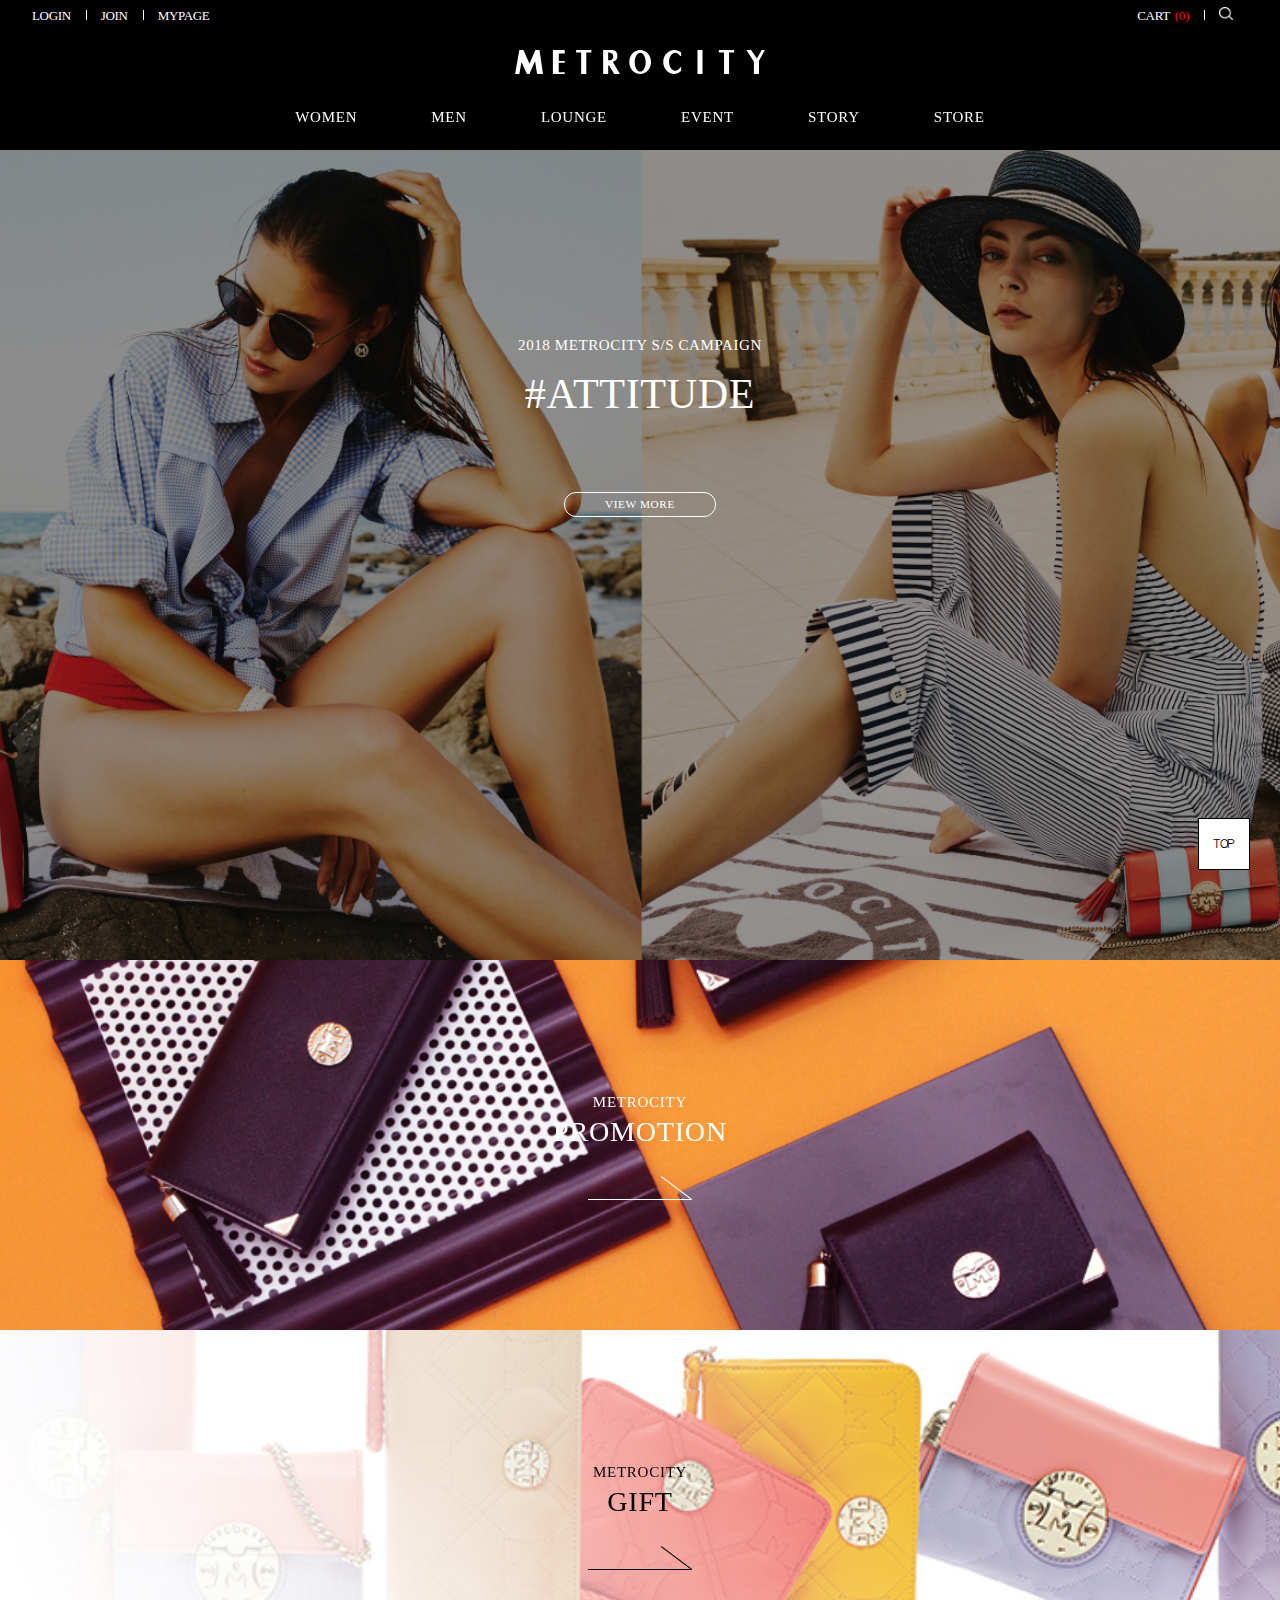
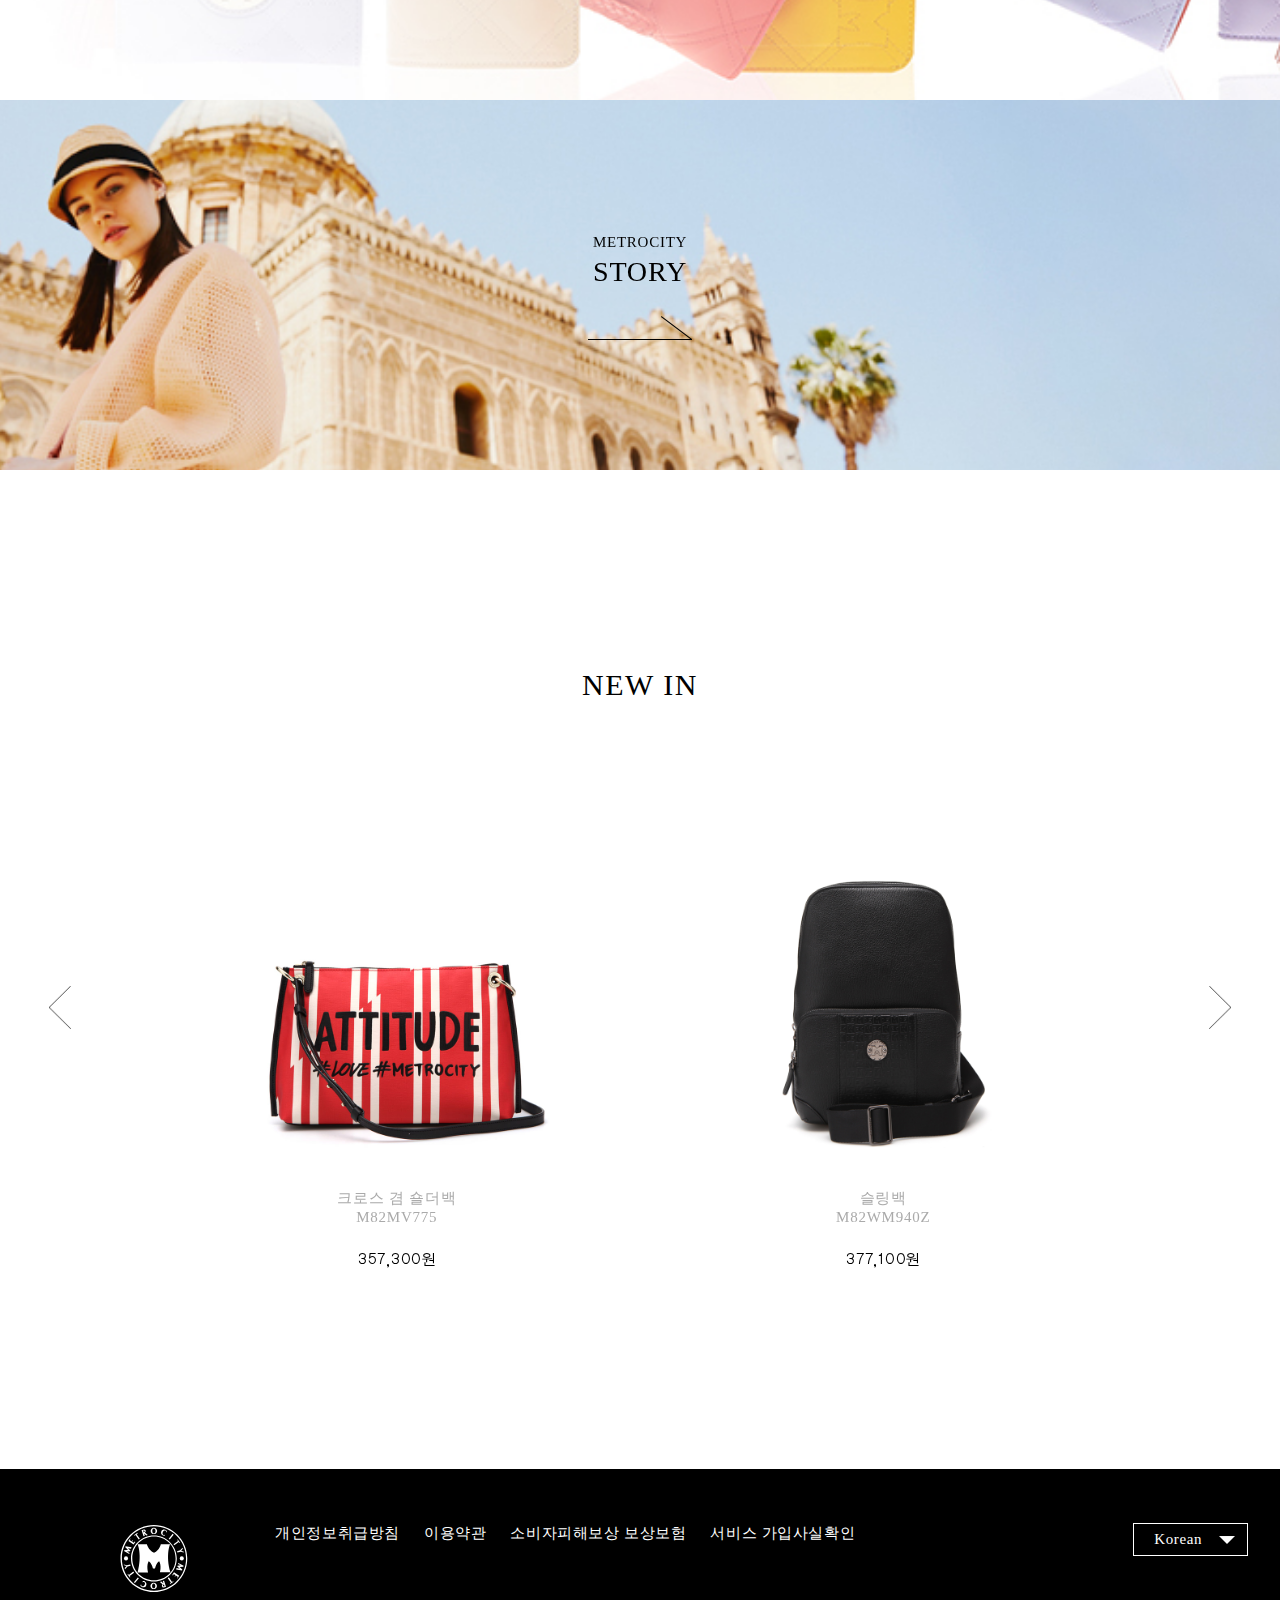
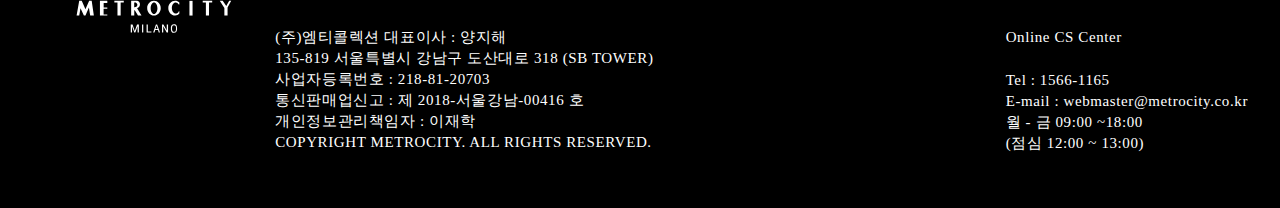
<file: index.html>
<!DOCTYPE html>
<html lang="ko">
    <head>
        <meta charset="utf-8">
        <title>METROCITY</title>
<!--css-->
        <link rel="stylesheet" type="text/css" href="styles/reset.css">
        <link rel="stylesheet" type="text/css" href="styles/index_style.css">
<!--js/jq-->
        <script src='js/jquery-3.3.1.min.js'></script>
        <!--parallax-->
        <script src='parallax_background/js/parallax-background.min.js'></script>
        <!--slider-->
        <!--https://www.jqueryscript.net/slider/Responsive-Multi-slide-Carousel-Plugin-jQuery-Multislider.html-->
        <script src="slider/js/multislider.js"></script>
        <script>
            $(function(){
/*contents1의 parallax*/
                $('.parallax1').parallaxBackground({
                    parallaxBgImage:'image/index/promotion_bg.jpg',
                    parallaxBgPosition:'center center',
                    parallaxBgRepeat:'no-repeat',
                    parallaxBgSize:'cover',
                    parallaxSpeed:0.7,
                    parallaxDirection:'up'
                });
                $('.parallax2').parallaxBackground({
                    parallaxBgImage:'image/index/gift_bg.jpg',
                    parallaxBgPosition:'center center',
                    parallaxBgRepeat:'no-repeat',
                    parallaxBgSize:'cover',
                    parallaxSpeed:0.4,
                    parallaxDirection:'right'
                });
                $('.parallax3').parallaxBackground({
                    parallaxBgImage:'image/index/story_bg.jpg',
                    parallaxBgPosition:'center center',
                    parallaxBgRepeat:'no-repeat',
                    parallaxBgSize:'cover',
                    parallaxSpeed:0.4,
                    parallaxDirection:'left'
                });
/*contents2의 slider*/
                $('.exampleSlider').multislider();
            }); //ready end
        </script>
    </head>
    <body>
        <a href="#" id="top">TOP</a>
        <div id="wrap">
<!--header-->
            <div id="header_bg">
                <header> <!--1400px-->
                    <div id="h_top">
                        <ul id="h_top_left">
                            <li><a href="#">LOGIN</a><b></b></li>
                            <li><a href="#">JOIN</a><b></b></li>
                            <li><a href="#">MYPAGE</a></li>
                        </ul>
                        <ul id="h_top_right">
                            <li><a href="#">CART<em>(0)</em></a><b></b></li>
                            <li><a href="#"><img src="image/index/search_icon.png" alt="검색"></a></li>
                        </ul>
                    </div>
                    <div id="h_btm">
                        <!--로고-->
                        <h1><a href="#"><img src="image/index/h_logo.svg" alt="metrocity"></a></h1>
                        <!--메뉴바-->
                        <p><a href="#"><img src="image/index/menu_bar.png" alt="메뉴 더보기"></a></p>
                        <!--내비-->
                        <nav>
                            <ul>
                                <li><a href="#">WOMEN</a></li>
                                <li><a href="#">MEN</a></li>
                                <li><a href="#">LOUNGE</a></li>
                                <li><a href="#">EVENT</a></li>
                                <li><a href="#">STORY</a></li>
                                <li><a href="#">STORE</a></li>
                            </ul>
                        </nav>
                    </div>
                </header>
            </div>
            <div id="visual">
                <ul id="visual_txt">
                    <li>2018 METROCITY S/S CAMPAIGN</li>
                    <li><span>#ATTITUDE</span></li>
                    <li><a href="#">VIEW MORE</a></li>
                </ul>
            </div>
<!--section-->
<!----------contents1-->
            <div id="contents1"> <!--full screen-->
                <div id="c_left" class="parallax1">
                    <a href="#">
                        <p>METROCITY<br><em>PROMOTION</em></p>
                        <img src="image/index/viewmore_icon_white.png" alt="더보기">
                    </a>
                </div>
                <section>
                    <div id="s_top" class="parallax2">
                        <a href="#">
                            <p>METROCITY<br><em>GIFT</em></p>
                            <img src="image/index/viewmore_icon_black.png" alt="더보기">
                        </a>
                    </div>
                    <div id="s_btm" class="parallax3">
                        <a href="#">
                            <p>METROCITY<br><em>STORY</em></p>
                            <img src="image/index/viewmore_icon_black.png" alt="더보기">
                        </a>
                    </div>
                </section>
            </div>
<!----------contents2-->
            <!--new in-->
            <div id="contents2"> <!--1400px-->
                <h2>NEW IN</h2>
                <div id="example" class="exampleSlider">
                    <!--인디케이터-->
                    <div class="MS-controls">
                        <button class="MS-left"><i class="fa fa-chevron-left" aria-hidden="true"><img src="image/index/left_icon.png" alt="이전"></i></button>
                        <button class="MS-right"><i class="fa fa-chevron-right" aria-hidden="true"><img src="image/index/right_icon.png" alt="다음"></i></button>
                    </div>
                    <!--상품리스트-->
                    <ul id="new_list" class="MS-content">
                        <li class="item">
                            <a href="sub.html">
                                <img src="image/index/cross_shoulderbag_M82MV775R.jpg" alt="크로스 겸 숄더백">
                                <p><em>크로스 겸 숄더백<br>M82MV775</em></p>
                                <p>357,300원</p>
                            </a>
                        </li>
                        <li class="item">
                            <a href="sub.html">
                                <img src="image/index/slingbag_M82WM940Z.jpg" alt="슬링백">
                                <p><em>슬링백<br>M82WM940Z</em></p>
                                <p>377,100원</p>
                            </a>
                        </li>
                        <li class="item">
                            <a href="sub.html">
                                <img src="image/index/crossbag_M82WM941Z.jpg" alt="크로스백">
                                <p><em>크로스백<br>M82WM941Z</em></p>
                                <p>395,100원</p>
                            </a>
                        </li>
                        <li class="item">
                            <a href="sub.html">
                                <img src="image/index/crossbag_M81MQ236M.jpg" alt="크로스 겸 숄더백">
                                <p><em>크로스 겸 숄더백<br>M81MQ236M</em></p>
                                <p>395,100원</p>
                            </a>
                        </li>
                        <li class="item">
                            <a href="sub.html">
                                <img src="image/index/cross_dotted_M83MQ398N.jpg" alt="크로스 겸 도트백">
                                <p><em>크로스 겸 도트백<br>M83MQ398N</em></p>
                                <p>494,100원</p>
                            </a>
                        </li>
                    </ul>
                </div>
            </div>
<!--footer-->
            <div id="footer_bg">
                <footer>
                    <p><a href="#"><img src="image/index/f_logo.svg" alt="METROCITY MILANO"></a></p>
                    <div id="f_txt">
                        <div id="f_top">
                            <ul>
                                <li><a href="#">개인정보취급방침</a></li>
                                <li><a href="#">이용약관</a></li>
                                <li><a href="#">소비자피해보상 보상보험</a></li>
                                <li><a href="#">서비스 가입사실확인</a></li>
                            </ul>
                            <a href="#" id="f_lang">Korean</a>
                        </div>
                        <div id="f_btm">
                            <ul>
                                <li>(주)엠티콜렉션 대표이사 : 양지해</li>
                                <li>135-819 서울특별시 강남구 도산대로 318 (SB TOWER)</li>
                                <li>사업자등록번호 : 218-81-20703</li>
                                <li>통신판매업신고 : 제 2018-서울강남-00416 호</li>
                                <li>개인정보관리책임자 : 이재학</li>
                                <li>COPYRIGHT METROCITY. ALL RIGHTS RESERVED.</li>
                            </ul>
                            <dl>
                                <dt>Online CS Center</dt>
                                <dd><address>Tel : 1566-1165</address></dd>
                                <dd>E-mail : webmaster@metrocity.co.kr</dd>
                                <dd>월 - 금 09:00 ~18:00</dd>
                                <dd>(점심 12:00 ~ 13:00)</dd>
                            </dl>
                        </div>
                    </div>
                </footer>
            </div>
        </div>
    </body>
</html>
</file>
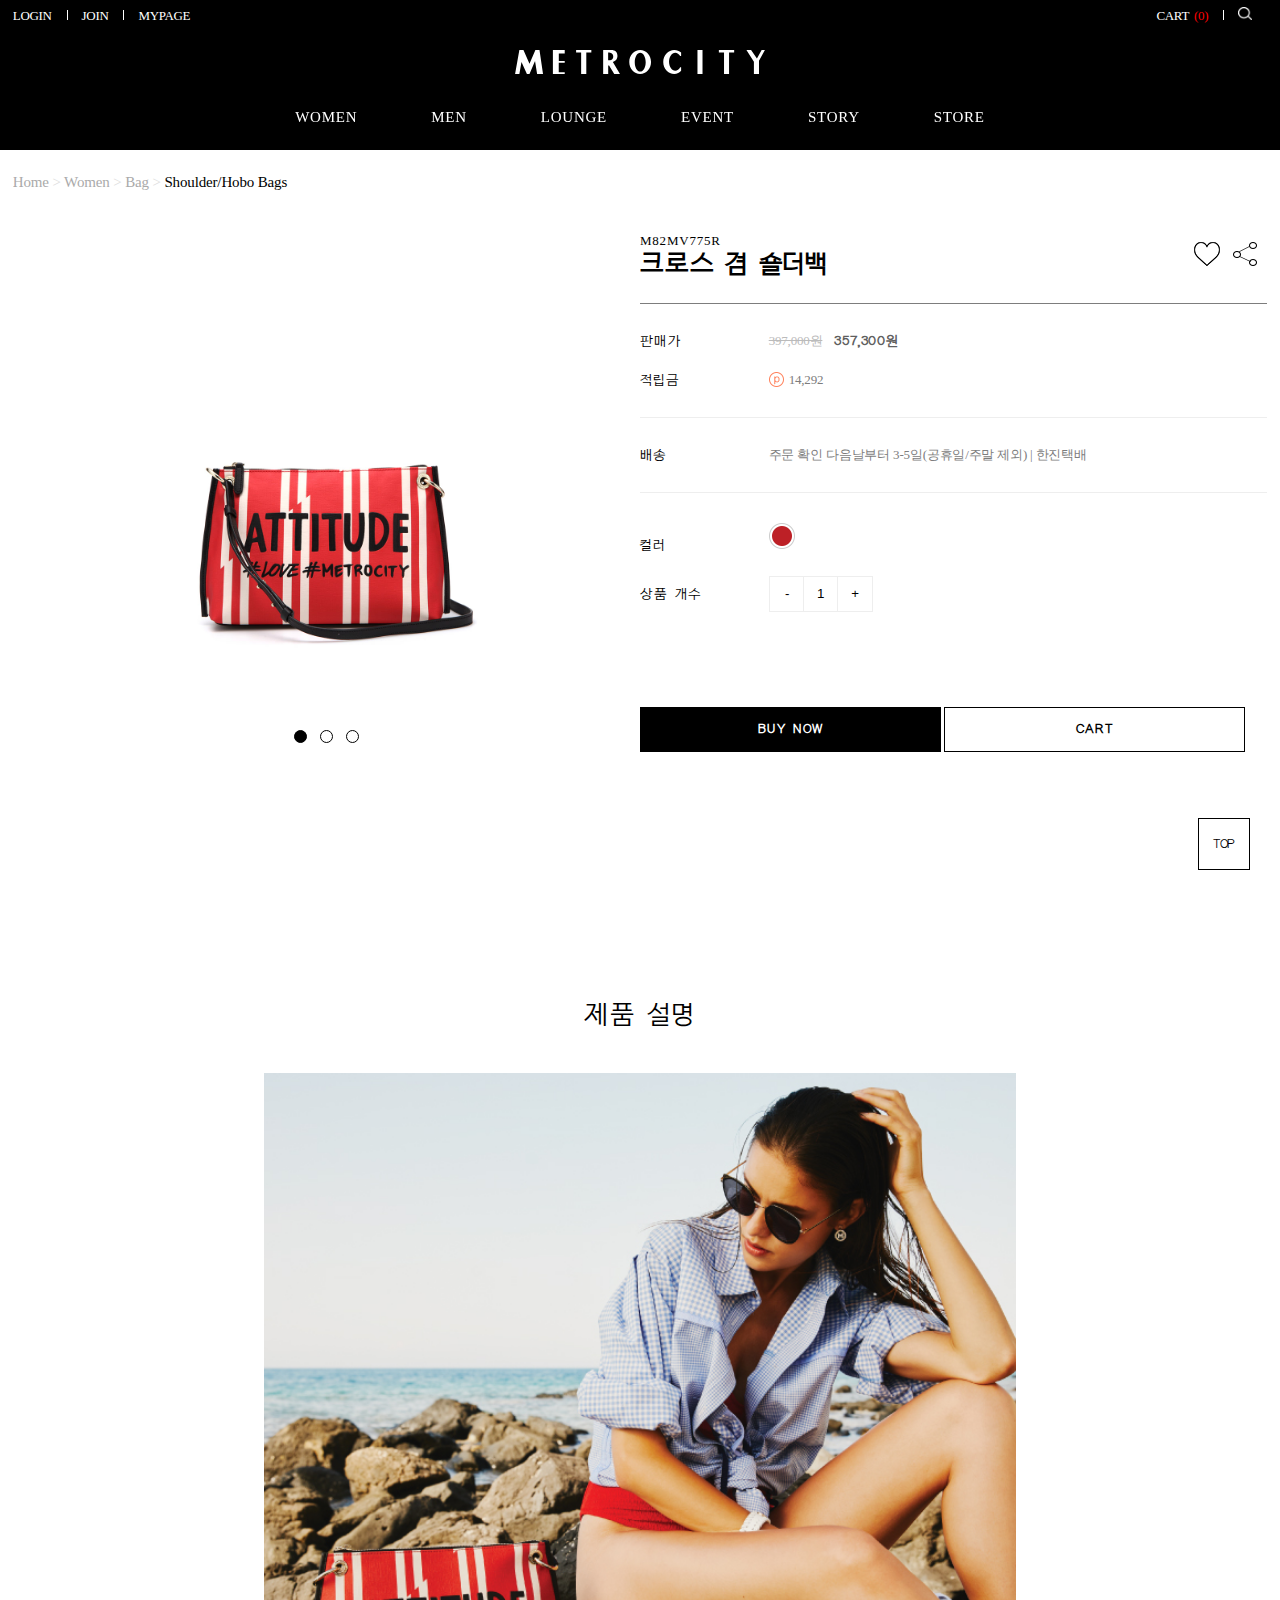
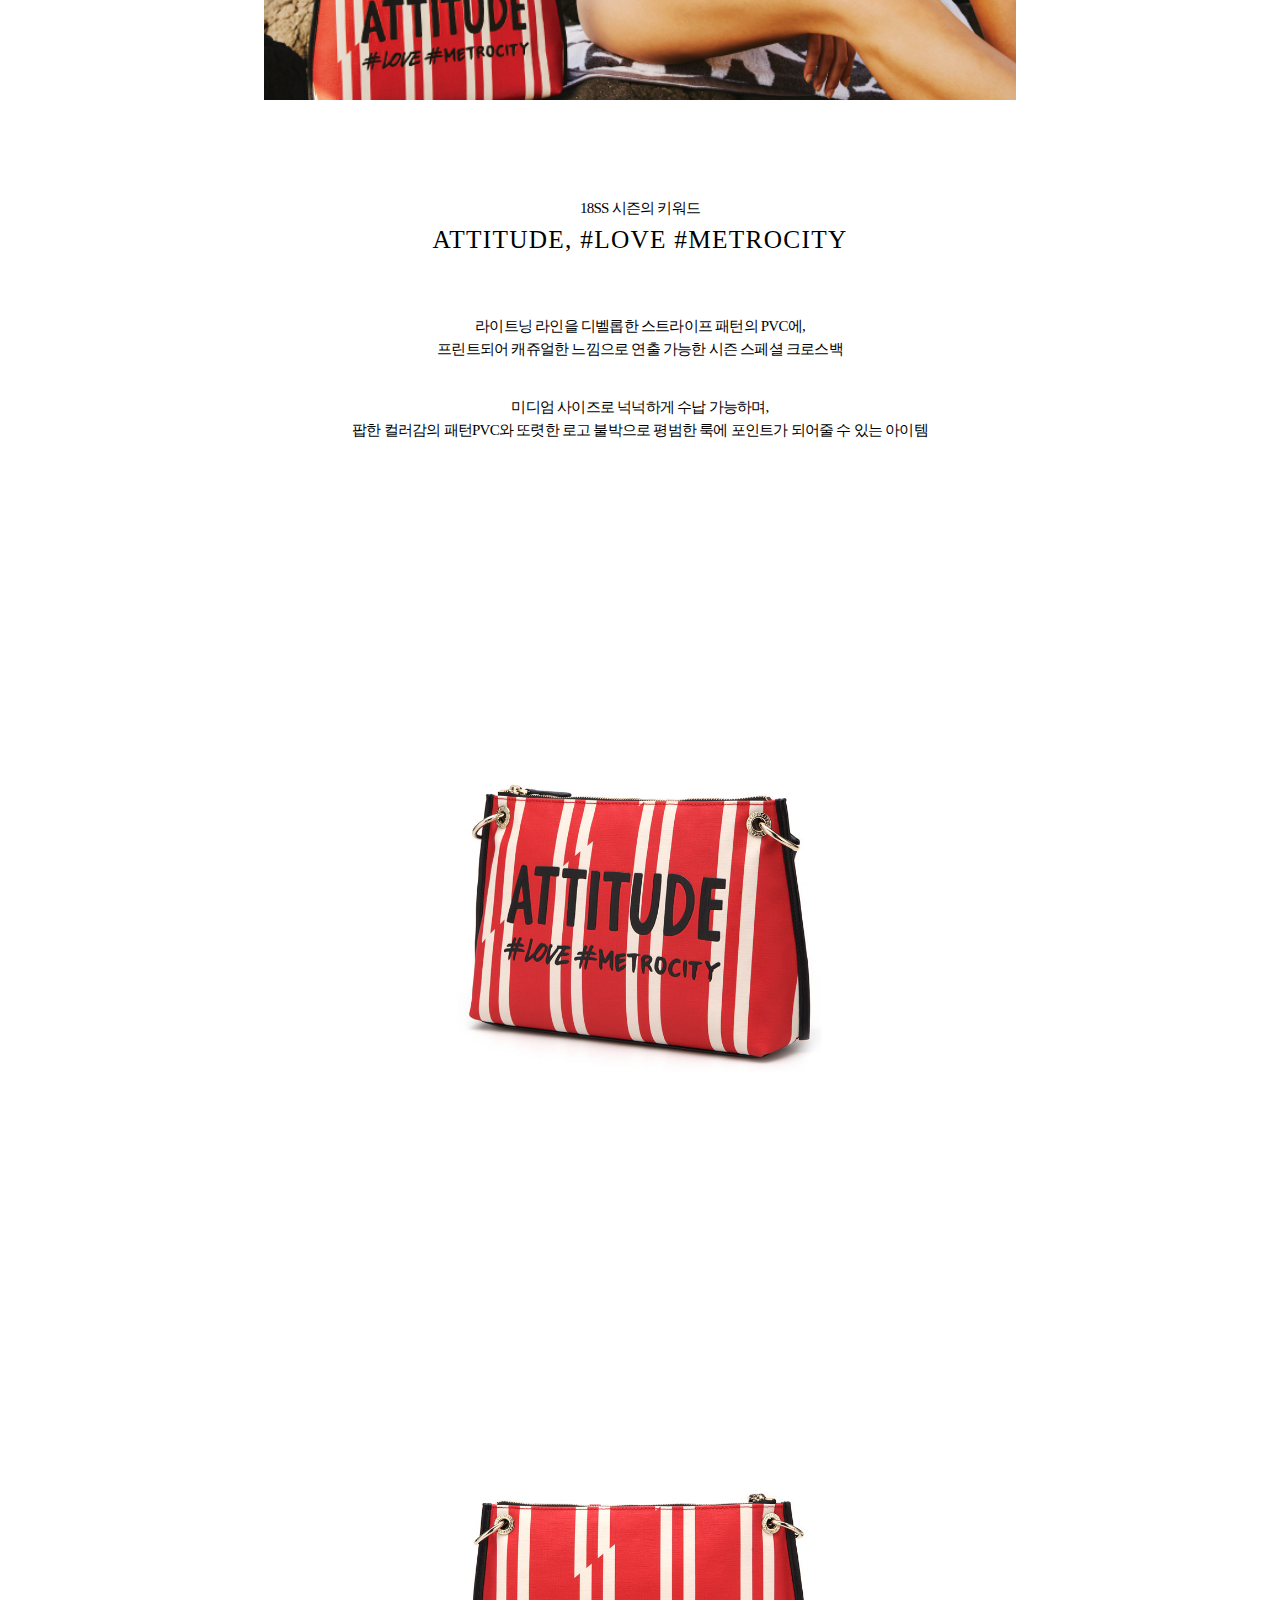
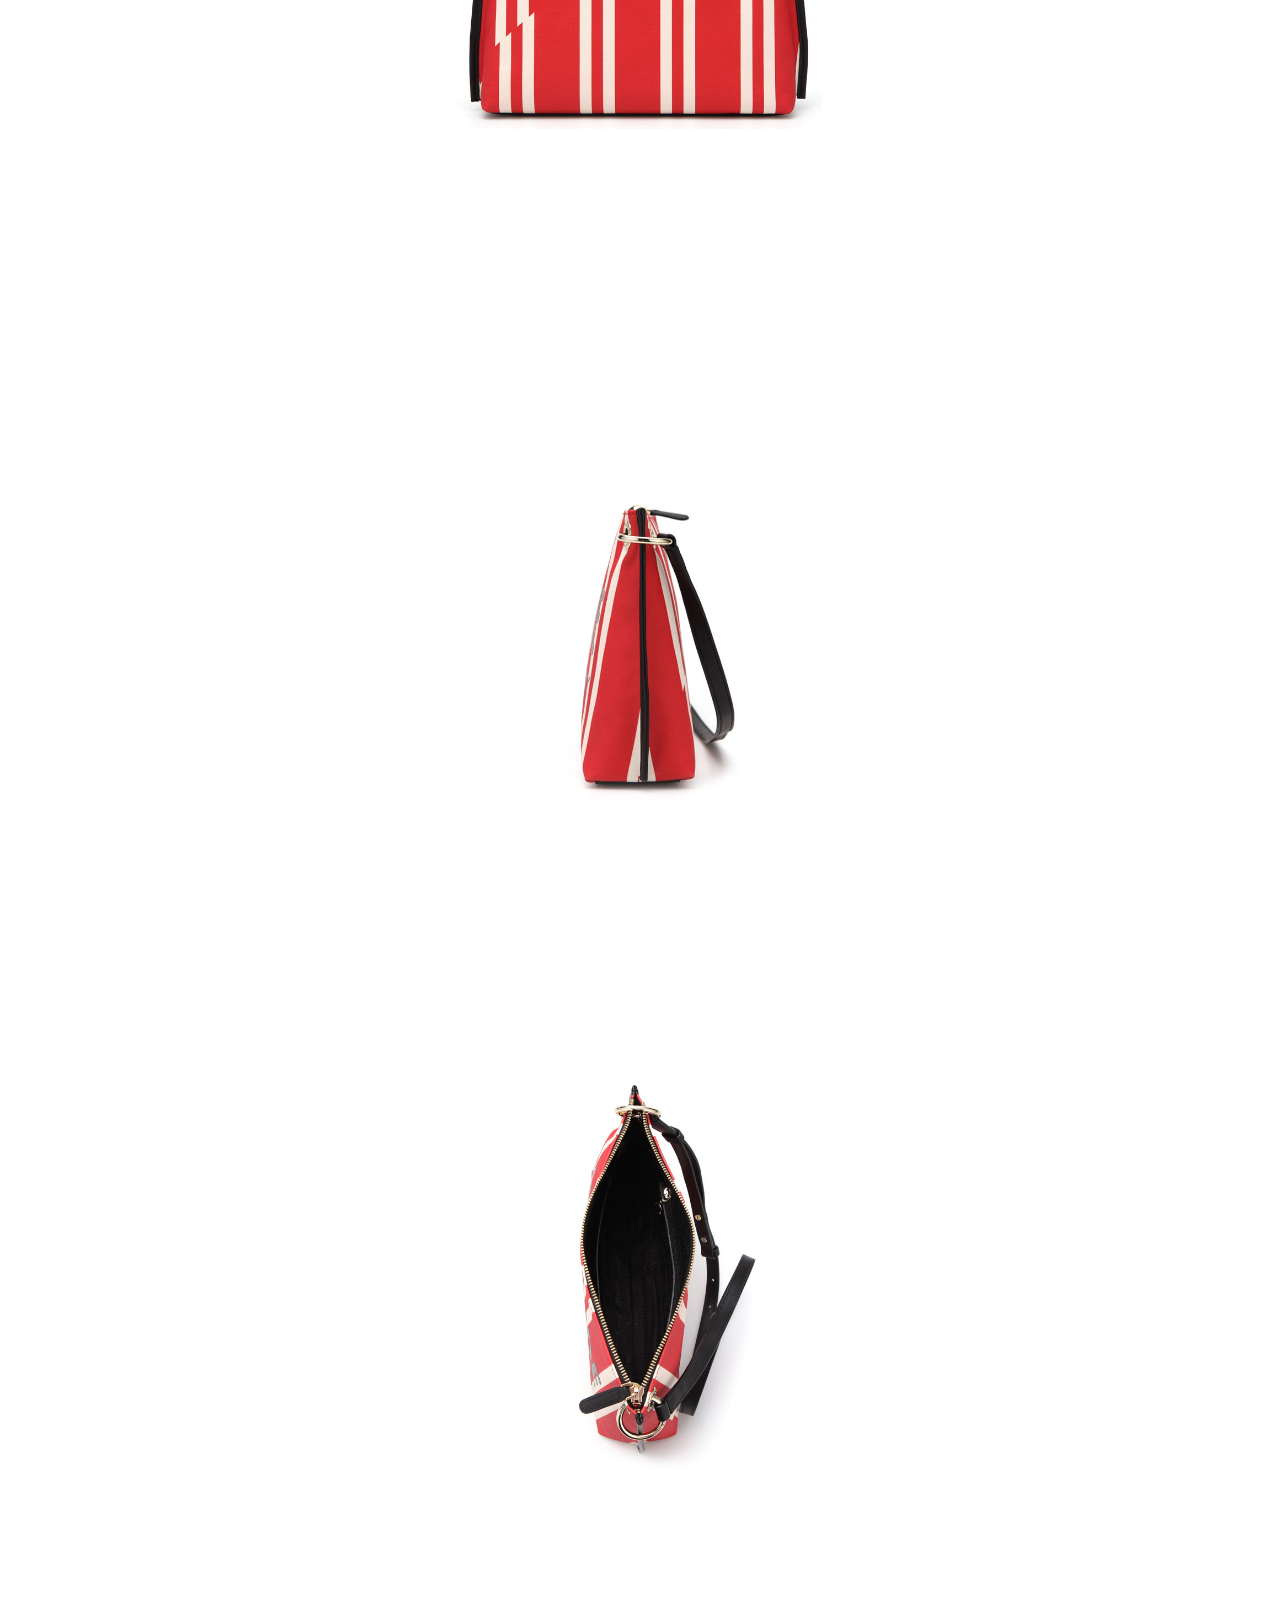
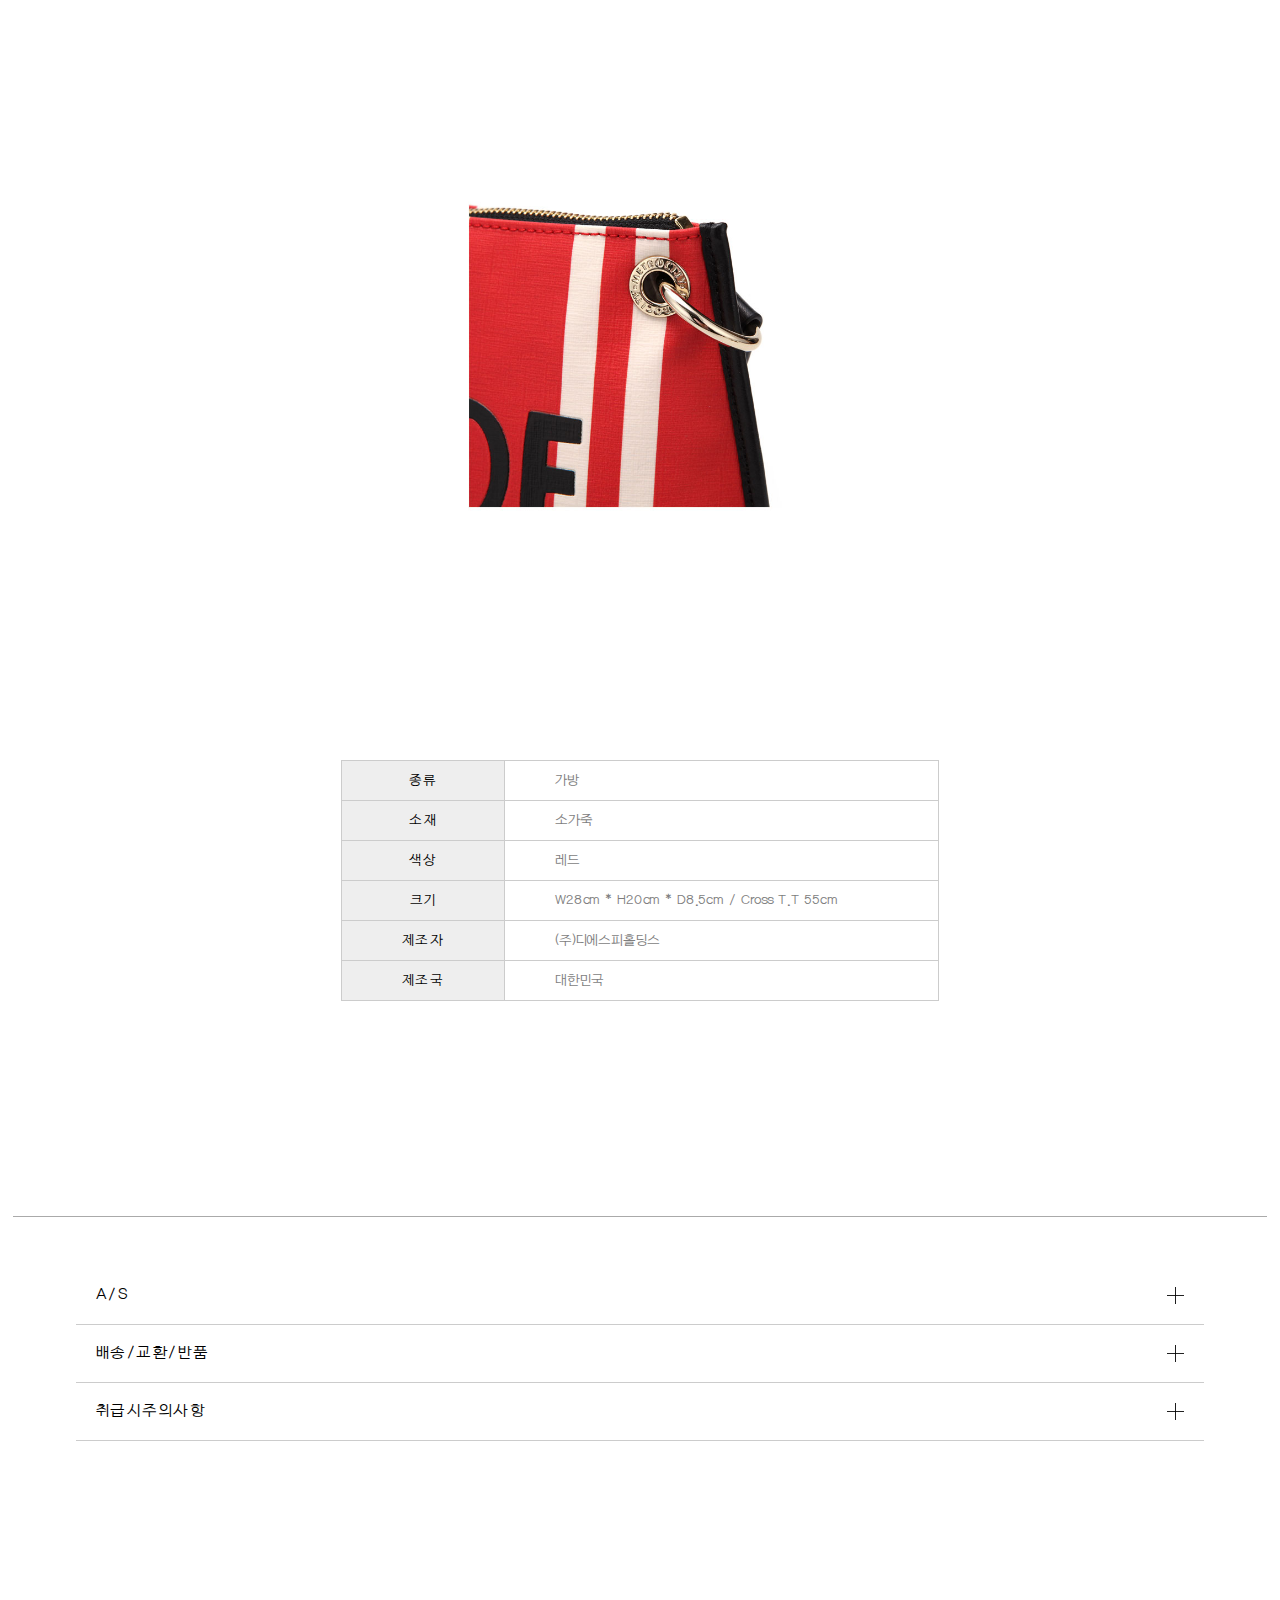
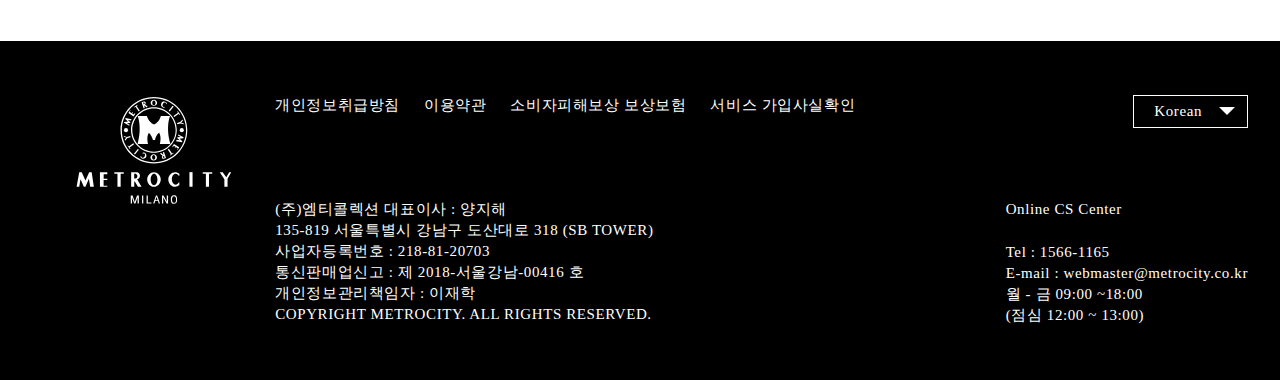
<file: sub.html>
<!DOCTYPE html>
<html lang="ko">
    <head>
        <meta charset="utf-8">
        <title>METROCITY</title>
<!--style-->
        <link rel="stylesheet" type="text/css" href="styles/reset.css">
        <link rel="stylesheet" type="text/css" href="styles/sub_style.css">
<!--js/jq-->
        <script src='js/jquery-3.3.1.min.js'></script>
        <script>
            $(function(){
/*--------------변수 저장*/
                //이미지 인디케이터
                var $btn_product=$('ul#indecator li');
                var $view_product=$('ul#product_img');
                var idx=0; //슬라이드 번호
                //아이콘
                var $btn_heart=$('a.heart');
                var $btn_share=$('a.share');
                var img=true;
                //상품개수버튼
                var $btn_minus=$('button#minus');
                var $btn_plus=$('button#plus');
                var count_min=0; //최소값
                var count_max=999; //최대값
                
/*--------------contents1*/
                
/*--------------contents1 이미지 인디케이터*/
                //슬라이드 함수
                function slide(tmp){
                    idx=idx+tmp; //슬라이드 번호 결정
                    
                    //이미지 보이기
                    $view_product.children().fadeOut();
                    $view_product.children().eq(idx).fadeIn();
                    
                    idx=0; //idx값 초기화
                }
                //인디케이터 클릭
                $btn_product.click(function(){
                    num=$(this).index(); //클릭된 index 번호 구하기
                    slide(num); //slide함수 실행
                    
                    //버튼 디자인
                    $btn_product.children().css({'background':'0'});
                    $(this).children().css({'background-color':'#000'});
                });
                
/*--------------contents1 상품정보*/
                //하트 아이콘 클릭 시
                $btn_heart.click(function(){
                    img=!img;
                    if(img==true){
                        $(this).children('img').attr('src','image/sub/icon_like.png');
                    }else{
                        $(this).children('img').attr('src','image/sub/click_like.png');
                    }
                });
                //공유 아이콘 클릭시
                $btn_share.click(function(){
                    img=!img;
                    if(img==true){
                        $(this).children('img').attr('src','image/sub/icon_share.png');
                    }else{
                        $(this).children('img').attr('src','image/sub/click_share.png');
                    }
                });
                
/*--------------contents1 상품 개수 버튼*/
                //마이너스 버튼 클릭
                $btn_minus.click(function(){});
                //플러스 버튼 클
                $btn_plus.click(function(){});
            }); //ready end
        </script>
    </head>
    <body>
        <a href="#" id="top">TOP</a>
        <div id="wrap">
<!----------header-->
            <div id="header_bg">
                <header> <!--1400px-->
                    <div id="h_top">
                        <ul id="h_top_left">
                            <li><a href="#">LOGIN</a><b></b></li>
                            <li><a href="#">JOIN</a><b></b></li>
                            <li><a href="#">MYPAGE</a></li>
                        </ul>
                        <ul id="h_top_right">
                            <li><a href="#">CART<em>(0)</em></a><b></b></li>
                            <li><a href="#"><img src="image/index/search_icon.png" alt="검색"></a></li>
                        </ul>
                    </div>
                    <div id="h_btm">
                        <!--로고-->
                        <h1><a href="#"><img src="image/index/h_logo.svg" alt="metrocity"></a></h1>
                        <!--메뉴바-->
                        <p><a href="#"><img src="image/index/menu_bar.png" alt="메뉴 더보기"></a></p>
                        <!--내비-->
                        <nav>
                            <ul>
                                <li><a href="#">WOMEN</a></li>
                                <li><a href="#">MEN</a></li>
                                <li><a href="#">LOUNGE</a></li>
                                <li><a href="#">EVENT</a></li>
                                <li><a href="#">STORY</a></li>
                                <li><a href="#">STORE</a></li>
                            </ul>
                        </nav>
                    </div>
                </header>
            </div>
            
<!----------section-->
            <section>
<!--------------contents1-->
                <div id="contents1">
                    <dl>
                        <dt>페이지 경로</dt>
                        <dd><a href="#">Home</a> &gt; <a href="#">Women</a> &gt; <a href="#">Bag</a> &gt; <a href="#"><em>Shoulder/Hobo Bags</em></a></dd>
                    </dl>
<!------------------상품-->
                    <div id="product">
                        <div id="c_left">
                            <!--이미지-->
                            <ul id="product_img">
                                <li><img src="image/sub/cross_shoulderbag_M82MV775R.jpg" alt="1번 이미지"></li>
                                <li class="skip"><img src="image/sub/cross_shoulderbag_1.jpg" alt="2번 이미지"></li>
                                <li class="skip"><img src="image/sub/cross_shoulderbag_2.jpg" alt="3번 이미지"></li>
                            </ul>
                            <!--인디케이터-->
                            <ul id="indecator">
                                <li><a href="#"></a></li>
                                <li><a href="#"></a></li>
                                <li><a href="#"></a></li>
                            </ul>
                        </div>
                        <div id="c_right">
                            <div id="product_name">
                                <h2>M82MV775R<em>크로스 겸 숄더백</em></h2>
                                <!--찜하기/공유하기 아이콘-->
                                <ul id="icon">
                                    <li><a href="#" class="heart"><img src="image/sub/icon_like.png" alt="찜하기"></a></li>
                                    <li><a href="#" class="share"><img src="image/sub/icon_share.png" alt="공유하기"></a></li>
                                </ul>
                            </div>
                            <!--상품 정보-->
                            <ul id="product_detail">
                                <li>
                                    <p>판매가</p>
                                    <p><del>397,000원</del><em>357,300원</em></p>
                                </li>
                                <li>
                                    <p>적립금</p>
                                    <p id="point">14,292</p>
                                </li>
                                <li>
                                    <p>배송</p>
                                    <p>주문 확인 다음날부터 3-5일(공휴일/주말 제외) | 한진택배</p>
                                </li>
                            </ul>
                            <form method="post" action="#" id="buy_frm">
                                <fieldset>
                                    <legend>구매 양식</legend>
                                    <ul id="color_btn">
                                        <li>컬러</li>
                                        <li><button type="submit" id="red"><img src="image/sub/color_red.png" alt="레드 컬러"></button></li>
                                    </ul>
                                    <ul id="count_btn">
                                        <li>상품 개수</li>
                                        <li><button type="submit" id="minus">-</button></li>
                                        <li><input type="text" value="1" name="count"></li>
                                        <li><button type="submit" id="plus">+</button></li>
                                    </ul>
                                    <ul id="buy_btn">
                                        <li><button type="submit" id="buy_now">BUY NOW</button></li>
                                        <li><button type="submit" id="cart">CART</button></li>
                                    </ul>
                                </fieldset>
                            </form>
                        </div>
                    </div>
                </div>
                
<!--------------contents2-->
                <div id="contents2">
                    <h2>제품 설명</h2>
                    <div id="info_img"></div>
                    <ul id="explan">
                        <li>18SS 시즌의 키워드 <em>ATTITUDE, #LOVE #METROCITY</em></li>
                        <li>
                            라이트닝 라인을 디벨롭한 스트라이프 패턴의 PVC에,<br>
                            프린트되어 캐쥬얼한 느낌으로 연출 가능한 시즌 스페셜 크로스백
                        </li>
                        <li>
                            미디엄 사이즈로 넉넉하게 수납 가능하며,<br>
                            팝한 컬러감의 패턴PVC와 또렷한 로고 불박으로 평범한 룩에 포인트가 되어줄 수 있는 아이템 
                        </li>
                    </ul>
                    <div id="ex_img"> <!--상품 이미지-->
                        <p id="ex_img_1"></p>
                        <p id="ex_img_2"></p>
                        <p id="ex_img_3"></p>
                        <p id="ex_img_4"></p>
                        <p id="ex_img_5"></p>
                    </div>
                    <table>
                        <tr>
                            <th>종류</th>
                            <td>가방</td>
                        </tr>
                        <tr>
                            <th>소재</th>
                            <td>소가죽</td>
                        </tr>
                        <tr>
                            <th>색상</th>
                            <td>레드</td>
                        </tr>
                        <tr>
                            <th>크기</th>
                            <td>W28cm * H20cm * D8.5cm / Cross T.T 55cm</td>
                        </tr>
                        <tr>
                            <th>제조자</th>
                            <td>(주)디에스피홀딩스</td>
                        </tr>
                        <tr>
                            <th>제조국</th>
                            <td>대한민국</td>
                        </tr>
                    </table>
                </div>
                
<!--------------contents3-->
                <div id="contents3"> <!--1400px-->
                    <ul> <!--1200px-->
                        <li>
                            <a href="#">
                                <p>A/S</p>
                                <img src="image/index/menu_viewmore.png" alt="더 보기">
                            </a>
                        </li>
                        <li>
                            <a href="#">
                                <p>배송/교환/반품</p>
                                <img src="image/index/menu_viewmore.png" alt="더 보기">
                            </a>
                        </li>
                        <li>
                            <a href="#">
                                <p>취급시주의사항</p>
                                <img src="image/index/menu_viewmore.png" alt="더 보기">
                            </a>
                        </li>
                    </ul>
                </div>
            </section>
            
<!----------footer-->
            <div id="footer_bg">
                <footer>
                    <p><a href="#"><img src="image/index/f_logo.svg" alt="METROCITY MILANO"></a></p>
                    <div id="f_txt">
                        <div id="f_top">
                            <ul>
                                <li><a href="#">개인정보취급방침</a></li>
                                <li><a href="#">이용약관</a></li>
                                <li><a href="#">소비자피해보상 보상보험</a></li>
                                <li><a href="#">서비스 가입사실확인</a></li>
                            </ul>
                            <a href="#" id="f_lang">Korean</a>
                        </div>
                        <div id="f_btm">
                            <ul>
                                <li>(주)엠티콜렉션 대표이사 : 양지해</li>
                                <li>135-819 서울특별시 강남구 도산대로 318 (SB TOWER)</li>
                                <li>사업자등록번호 : 218-81-20703</li>
                                <li>통신판매업신고 : 제 2018-서울강남-00416 호</li>
                                <li>개인정보관리책임자 : 이재학</li>
                                <li>COPYRIGHT METROCITY. ALL RIGHTS RESERVED.</li>
                            </ul>
                            <dl>
                                <dt>Online CS Center</dt>
                                <dd><address>Tel : 1566-1165</address></dd>
                                <dd>E-mail : webmaster@metrocity.co.kr</dd>
                                <dd>월 - 금 09:00 ~18:00</dd>
                                <dd>(점심 12:00 ~ 13:00)</dd>
                            </dl>
                        </div>
                    </div>
                </footer>
            </div>
        </div>
    </body>
</html>
</file>
<file: styles/index_style.css>
@font-face{
    font-family:"cambria";
    src:url(../fonts/cambria.ttc);
    font-family:"KoreanNGDL";
    src:url(../fonts/KoreanNGDL.woff);
    font-family:"KoreanNGDM";
    src:url(../fonts/KoreanNGDM.woff);
}
/*top*/
#top{
    width:50px; height:50px;
    text-align:center; line-height:50px;
    border:1px solid #000;
    background:#fff; text-decoration:none; color:#000;
    font-size:0.75em; font-family:"KoreanNGDM", serif;
    letter-spacing:-0.05em;
    position:fixed; bottom:30px; right:30px;
}
/*layout*/
#wrap{text-align:center;}
#wrap #header_bg{
    background-color:#000; width:100%;
    position:fixed; left:0; top:0;  z-index:9999;
}
#wrap #header_bg header{
    height:150px; width:1400px; margin:0 auto; 
}
#wrap #visual{
    margin-top:150px; height:810px;
    background-image:url(../image/index/visual_img.jpg);
    background-position:center;
    background-size:cover;
}

#wrap #contents1{overflow:hidden;}
#wrap #contents2{
    width:1400px; margin:200px auto;
}
#wrap #footer_bg{background-color:#000;}
#wrap #footer_bg footer{
    width:1400px; margin:0 auto; padding: 54px 0; overflow:hidden;
}

a{text-decoration:none;}

/*header*/
/*top*/
#wrap #header_bg header #h_top{
    overflow:hidden; height:30px; line-height:30px;
}
/*top_left*/
#wrap #header_bg header #h_top #h_top_left{
    float:left;
}
#wrap #header_bg header #h_top #h_top_left li{
    display:inline-block;
}
#wrap #header_bg header #h_top #h_top_left li a{}
/*top_right*/
#wrap #header_bg header #h_top #h_top_right{
    float:right;
}
#wrap #header_bg header #h_top #h_top_right li{
    display:inline-block;
}
#wrap #header_bg header #h_top #h_top_right li a{}
#wrap #header_bg header #h_top #h_top_right li a em{
    color:#ff0000; margin-left:5px;
}
#wrap #header_bg header #h_top #h_top_right li a img{width:14px;}

/*header #h_top group*/
#wrap #header_bg header #h_top #h_top_left li a, #wrap #header_bg header #h_top #h_top_right li a{
    color:#fff; font-family:"Microsoft Sans Serif";
    font-size:0.813em; letter-spacing:-0.025em;
    margin-right:15px;
}
#wrap #header_bg header #h_top #h_top_left b, #wrap #header_bg header #h_top #h_top_right b{
    border-right:1px solid #fff; display:inline-block;
    margin-right:10px; height:10px; line-height:10px;
}

/*btm*/
#wrap #header_bg header #h_btm{
    clear:both; height:120px; margin-top:20px;
}
#wrap #header_bg header #h_btm h1{}
#wrap #header_bg header #h_btm h1 a{}
#wrap #header_bg header #h_btm h1 a img{width:250px;}
/*nav*/
#wrap #header_bg header #h_btm nav{}
/*메뉴바*/
#wrap #header_bg header #h_btm p{display:none;}
#wrap #header_bg header #h_btm p a{}
#wrap #header_bg header #h_btm p img{}
/*nav*/
#wrap #header_bg header #h_btm nav ul{}
#wrap #header_bg header #h_btm nav ul li{
    display:inline-block; margin-right:70px;
}
#wrap #header_bg header #h_btm nav ul li:last-child{margin:0;}
#wrap #header_bg header #h_btm nav ul li a{
    height:80px; line-height:80px; display:inline-block;
    color:#fff; font-family:"cambria";
    font-size:0.938em; letter-spacing:0.05em;
}
#wrap #header_bg header #h_btm nav ul li a:hover{color:#e2ca87;}

/*visual*/
#wrap #visual #visual_txt{padding-top:188px;}
#wrap #visual #visual_txt li{
    font-family:"Microsoft Sans Serif"; font-size:0.938em; letter-spacing:0.04em;
    margin-bottom:20px;
}
#wrap #visual #visual_txt li span{font-size:2.813em;}
#wrap #visual #visual_txt li a{
    display:inline-block; font-size:0.750em;
    border:1px solid #fff; border-radius:12px; padding:6px 40px;
    margin-top:57px;
}
/*visual group*/
#wrap #visual #visual_txt li, #wrap #visual #visual_txt li a{color:#fff;}

/*section*/
/*contents1*/
#wrap #contents1 .parallax1{float:left; width:50%; height:740px;}
#wrap #contents1 #c_left a{
    display:inline-block; margin-top:550px;
}
#wrap #contents1 #c_left a p{
    color:#fff;
}
#wrap #contents1 #c_left a p em{}
#wrap #contents1 #c_left a p img{}
/*section*/
#wrap #contents1 section{float:right; width:50%;}
/*s_top*/
#wrap #contents1 section .parallax2{height:370px;}
#wrap #contents1 section #s_top a{
    float:left; margin:120px 0 0 50px;
}
#wrap #contents1 section #s_top a p{}
#wrap #contents1 section #s_top a p em{}
#wrap #contents1 section #s_top a img{}
/*s_btm*/
#wrap #contents1 section .parallax3{height:370px;}
#wrap #contents1 section #s_btm a{
    float:right; margin:120px 257px 0 0;
    display:inline-block;
}
#wrap #contents1 section #s_btm a p{}
#wrap #contents1 section #s_btm a p em{}
#wrap #contents1 section #s_btm a img{}

/*contents1 group*/
#wrap #contents1 section #s_top a, #wrap #contents1 section #s_btm a{color:#000;}
#wrap #contents1 #c_left a p, #wrap #contents1 section #s_top a p, #wrap #contents1 section #s_btm a p{
    font-family:"Microsoft Sans Serif"; font-size:0.938em;
    letter-spacing:0.05em; line-height:30px;
}
#wrap #contents1 #c_left a p, #wrap #contents1 section #s_top a p, #wrap #contents1 section #s_btm a p{margin-bottom:25px;}
#wrap #contents1 #c_left a p em, #wrap #contents1 section #s_top a p em, #wrap #contents1 section #s_btm a p em{
    font-size:1.875em;
}

/*contents2*/
#wrap #contents2 h2{
    font-family:"Microsoft Sans Serif"; font-size:1.875em;
    letter-spacing:0.05em;
}
/*new in*/
#wrap #contents2 #example{width:100%; position:relative;}

/*인디케이터*/
#wrap #contents2 #example .MS-controls button{
    background:0; border:0; position:absolute; top:50%; cursor:pointer;
}
#wrap #contents2 #example .MS-controls button img{width:50%;}
#wrap #contents2 #example .MS-controls .MS-left{left:0;}
#wrap #contents2 #example .MS-controls .MS-right{right:0;}

/*상품리스트*/
#wrap #contents2 #example #new_list{
    width:90%; margin:0 auto; overflow:hidden;
    white-space:nowrap;
}
#wrap #contents2 #example #new_list li{
    display:inline-block; width:33.33%; height:100%; overflow:hidden; vertical-align:top; position:relative;
}
#wrap #contents2 #example #new_list li a{display:inline;}
#wrap #contents2 #example #new_list li a img{width:100%;}
#wrap #contents2 #example #new_list li a p{
    font-family:"KoreanNGDM"; font-size:0.938em;
    color:#000; line-height:18px; margin-bottom:24px;
    letter-spacing:0.05em;
}
#wrap #contents2 #example #new_list li a p:last-child{margin:0;}
#wrap #contents2 #example #new_list li a p em{
    color:#aaa; font-family:"KoreanNGDL";
}

/*footer*/
#wrap #footer_bg footer p{width:20%; float:left;}
#wrap #footer_bg footer p a{}
#wrap #footer_bg footer p a img{width:160px;}
/*f_txt*/
#wrap #footer_bg footer #f_txt{width:80%; float:right;}
/*f_top*/
#wrap #footer_bg footer #f_txt #f_top{
    overflow:hidden; margin-bottom:71px;
}
#wrap #footer_bg footer #f_txt #f_top ul{float:left}
#wrap #footer_bg footer #f_txt #f_top ul li{
    display:inline-block; margin-right:20px;
}
#wrap #footer_bg footer #f_txt #f_top ul li:last-child{margin:0;}
#wrap #footer_bg footer #f_txt #f_top ul li a{}
#wrap #footer_bg footer #f_txt #f_top #f_lang{
    float:right; display:inline-block;
    border:1px solid #fff; padding:5px 45px 5px 20px;
    background:url(../image/index/lang_view_icon.png) no-repeat 85px;
}
/*f_btm*/
#wrap #footer_bg footer #f_txt #f_btm{overflow:hidden;}
#wrap #footer_bg footer #f_txt #f_btm ul{float:left; text-align:left;}
#wrap #footer_bg footer #f_txt #f_btm ul li{}
#wrap #footer_bg footer #f_txt #f_btm dl{float:right; text-align:left;}
#wrap #footer_bg footer #f_txt #f_btm dl dt{margin-bottom:22px;}
#wrap #footer_bg footer #f_txt #f_btm dl dd{}
#wrap #footer_bg footer #f_txt #f_btm dl dd address{}

/*footer group*/
#wrap #footer_bg footer #f_txt #f_top ul li a, #wrap #footer_bg footer #f_txt #f_top #f_lang, #wrap #footer_bg footer #f_txt #f_btm ul li, #wrap #footer_bg footer #f_txt #f_btm dl dt, #wrap #footer_bg footer #f_txt #f_btm dl dd{
    color:#fff; font-family:"KoreanNGDL";
    font-size:0.938em; letter-spacing:0.04em; line-height:21px;
}

/*미디어쿼리*/
@media screen and (max-width:1400px) {
/*header*/
    #wrap #header_bg header{width:95%;}
    
/*contents1*/
    #wrap #contents1 #c_left{width:100%; height:370px;}
    #wrap #contents1 #c_left a{margin:127px auto;}
    /*section*/
    #wrap #contents1 section{width:100%;}
    /*s_top*/
    #wrap #contents1 section #s_top a{
        float:none; display:inline-block; margin:127px auto;
    }
    /*s_btm*/
    #wrap #contents1 section #s_btm a{
        float:none; display:inline-block; margin:127px auto;
    }
    
/*contents2*/
    #wrap #contents2{width:95%;}
    /*new 상품이미지*/
    #wrap #contents2 #example #new_list{width:80%;}
    #wrap #contents2 #example #new_list li{width:50%;}
    
/*footer*/
    #wrap #footer_bg footer{width:95%;}
}

@media screen and (max-width:980px) {
/*header*/    
    #wrap #header_bg header{
        height:120px; line-height:120px;
    }
    #wrap #header_bg header #h_btm{margin:0;}
    /*로고*/
    #wrap #header_bg header #h_btm h1{display:inline-block;}
    /*메뉴바*/
    #wrap #header_bg header #h_btm p{
        display:inline-block; float:left;
    }
    #wrap #header_bg header #h_btm p img{width:30px;}
    /*header group*/
    #wrap #header_bg header #h_top, #wrap #header_bg header #h_btm nav{display:none;}
/*visual*/
    #wrap #visual{margin-top:120px; height:840px;}
/*contents2*/
    /*상품 이미지*/
    #wrap #contents2 #example #new_list{width:60%;}
    #wrap #contents2 #example #new_list li{width:100%;}
    
/*footer*/
    /*로고*/
    #wrap #footer_bg footer p{width:100%; float:none; margin-bottom:40px;}
    #wrap #footer_bg footer p a img{width:170px;}
    
    /*f_txt*/
    #wrap #footer_bg footer #f_txt{width:100%;}
    /*f_top*/
    #wrap #footer_bg footer #f_txt #f_top ul{
        float:none; margin-bottom:20px;
    }
    #wrap #footer_bg footer #f_txt #f_top #f_lang{float:none;}
    /*f_btm*/
    #wrap #footer_bg footer #f_txt #f_btm ul{margin-bottom:40px;}
    #wrap #footer_bg footer #f_txt #f_btm dl{}
    /*footer group*/
    #wrap #footer_bg footer #f_txt #f_btm ul, #wrap #footer_bg footer #f_txt #f_btm dl{
        float:none; text-align:center;
    }
}
</file>
<file: styles/sub_style.css>
@font-face{
    font-family:"cambria";
    src:url(../fonts/cambria.ttc);
    font-family:"KoreanNGDL";
    src:url(../fonts/KoreanNGDL.woff);
    font-family:"KoreanNGDM";
    src:url(../fonts/KoreanNGDM.woff);
}
/*top*/
#top{
    width:50px; height:50px;
    text-align:center; line-height:50px;
    border:1px solid #000;
    background:#fff; text-decoration:none; color:#000;
    font-size:0.75em; font-family:"KoreanNGDM", serif;
    letter-spacing:-0.05em;
    position:fixed; bottom:30px; right:30px;
}
/*layout*/
#wrap{text-align:center;}
#wrap #header_bg{
    background-color:#000; width:100%;
    position:fixed; left:0; top:0; z-index:9999;
}
#wrap #header_bg header{
    height:150px; width:1400px; margin:0 auto; 
}
#wrap section{
    width:1400px; margin:150px auto 0;
}
#wrap section #contents1{
    overflow:hidden; margin-bottom:226px; height:100%;
}
#wrap section #contents2{
    text-align:center; width:1400px;
}
#wrap section #contents3{
    border-top:1px solid #aaa; 
    padding-top:50px; margin-bottom:200px;
}
#wrap #footer_bg{background-color:#000;}
#wrap #footer_bg footer{
    width:1400px; margin:0 auto; padding: 54px 0; overflow:hidden;
}

a{text-decoration:none;}

/*header----------------------------------------------------------------------*/
/*top*/
#wrap #header_bg header #h_top{
    overflow:hidden; height:30px; line-height:30px;
}
/*top_left*/
#wrap #header_bg header #h_top #h_top_left{
    float:left;
}
#wrap #header_bg header #h_top #h_top_left li{
    display:inline-block;
}
#wrap #header_bg header #h_top #h_top_left li a{}
/*top_right*/
#wrap #header_bg header #h_top #h_top_right{
    float:right;
}
#wrap #header_bg header #h_top #h_top_right li{
    display:inline-block;
}
#wrap #header_bg header #h_top #h_top_right li a{}
#wrap #header_bg header #h_top #h_top_right li a em{
    color:#ff0000; margin-left:5px;
}
#wrap #header_bg header #h_top #h_top_right li a img{width:14px;}

/*header #h_top group*/
#wrap #header_bg header #h_top #h_top_left li a, #wrap #header_bg header #h_top #h_top_right li a{
    color:#fff; font-family:"Microsoft Sans Serif";
    font-size:0.813em; letter-spacing:-0.025em;
    margin-right:15px;
}
#wrap #header_bg header #h_top #h_top_left b, #wrap #header_bg header #h_top #h_top_right b{
    border-right:1px solid #fff; display:inline-block;
    margin-right:10px; height:10px; line-height:10px;
}

/*btm*/
#wrap #header_bg header #h_btm{
    clear:both; height:120px; margin-top:20px;
}
#wrap #header_bg header #h_btm h1{}
#wrap #header_bg header #h_btm h1 a{}
#wrap #header_bg header #h_btm h1 a img{width:250px;}
/*nav*/
#wrap #header_bg header #h_btm nav{}
/*메뉴바*/
#wrap #header_bg header #h_btm p{display:none;}
#wrap #header_bg header #h_btm p a{}
#wrap #header_bg header #h_btm p img{}
/*nav*/
#wrap #header_bg header #h_btm nav ul{}
#wrap #header_bg header #h_btm nav ul li{
    display:inline-block; margin-right:70px;
}
#wrap #header_bg header #h_btm nav ul li:last-child{margin:0;}
#wrap #header_bg header #h_btm nav ul li a{
    height:80px; line-height:80px; display:inline-block;
    color:#fff; font-family:"cambria";
    font-size:0.938em; letter-spacing:0.05em;
}
#wrap #header_bg header #h_btm nav ul li a:hover{color:#e2ca87;}

/*section----------------------------------------------------------------------*/
/*contents1----------------------------------------------------------------------*/
/*페이지경로*/
#wrap section #contents1 dl{
    float:left; margin:25px 0 50px; 
}
#wrap section #contents1 dl dt{display:none;}
#wrap section #contents1 dl dd{
    font-family:"Microsoft Sans Serif"; font-size:0.938em;
    letter-spacing:-0.01em; color:#ddd;
}
#wrap section #contents1 dl dd a{color:#aaa;}
#wrap section #contents1 dl dd a em{color:#000;}

/*상품---------------------------------------------------------------------------*/
#wrap section #contents1 #product{overflow:hidden; height:100%; width:1400px; margin:0 auto;}
/*left---------------------------------------------------------------------------*/
#wrap section #contents1 #product #c_left{clear:both; float:left; width:50%; height:100%;}
/*상품 이미지*/
#wrap section #contents1 #product #c_left #product_img{
    display:inline-block; width:75%; height:70%; position:relative;
}
#wrap section #contents1 #product #c_left #product_img li{position:absolute; top:0;}
#wrap section #contents1 #product #c_left #product_img li.skip{display:none;}
#wrap section #contents1 #product #c_left #product_img li img{width:100%;}
/*인디케이터*/
#wrap section #contents1 #product #c_left #indecator{width:100%; margin:521px auto 0; height:10%;}
#wrap section #contents1 #product #c_left #indecator li{display:inline-block; margin-right:3px; padding:3px;}
#wrap section #contents1 #product #c_left #indecator li:last-child{margin:0;}
#wrap section #contents1 #product #c_left #indecator li a{
    display:inline-block; width:13px; height:13px; line-height:30px; 
    box-sizing:border-box; border:1px solid #000; border-radius:19px;
}
#wrap section #contents1 #product #c_left #indecator li:first-child a{background-color:#000;}
/*right---------------------------------------------------------------------------*/
#wrap section #contents1 #product #c_right{
    float:right; width:50%; text-align:left; margin-top:43px;
    font-family:"KoreanNGDL"; font-size:0.813em;
}
/*상품명*/
#wrap section #contents1 #product #c_right #product_name{
    overflow:hidden; border-bottom:1px solid #7d7d7d; padding-bottom:25px; box-sizing:border-box;
}
#wrap section #contents1 #product #c_right #product_name h2{
    display:inline-block; 
    float:left; letter-spacing:0.06em; line-height:1.2;
}
#wrap section #contents1 #product #c_right #product_name h2 em{
    display:block; font-family:"KoreanNGDM"; font-size:1.875em; font-weight:800;
}
/*아이콘*/
#wrap section #contents1 #product #c_right #product_name #icon{float:right; margin-top:9px;}
#wrap section #contents1 #product #c_right #product_name #icon li{display:inline-block; margin-right:10px;}
#wrap section #contents1 #product #c_right #product_name #icon li a{}
#wrap section #contents1 #product #c_right #product_name #icon li a:last-child{margin:0;}

/*상품정보*/
#wrap section #contents1 #product #c_right #product_detail{
    clear:both; border-bottom:1px solid #eee; padding:30px 0; margin-bottom:30px;
}
#wrap section #contents1 #product #c_right #product_detail li{
    margin-bottom:24px; 
}
#wrap section #contents1 #product #c_right #product_detail li:last-child{border-top:1px solid #eee; padding-top:30px; margin:30px 0 0 0;}
#wrap section #contents1 #product #c_right #product_detail li p{display:inline-block;}
#wrap section #contents1 #product #c_right #product_detail li #point{
    padding:1px 0 1px 20px;
    background:url(../image/sub/icon_point.png) no-repeat left;
}

#wrap section #contents1 #product #c_right #product_detail li p:first-child, #wrap section #contents1 #product #c_right form fieldset ul li:first-child{
    width:20%; font-family:"KoreanNGDM"; letter-spacing:0.1em;
}

#wrap section #contents1 #product #c_right #product_detail li p:last-child{color:#7d7d7d; letter-spacing:-0.015em;}
#wrap section #contents1 #product #c_right #product_detail li p del{
    color:#bbb; margin-right:12px;
}
#wrap section #contents1 #product #c_right #product_detail li p em{ color:#5f5f5f; font-family:"KoreanNGDM";  font-weight:800;}
/*컬러/상품개수/구매버튼_form*/
#wrap section #contents1 #product #c_right form{clear:both;}
#wrap section #contents1 #product #c_right form fieldset{}
#wrap section #contents1 #product #c_right form fieldset legend{display:none;}
#wrap section #contents1 #product #c_right form fieldset ul{}
#wrap section #contents1 #product #c_right form fieldset ul li{display:inline-block;}
#wrap section #contents1 #product #c_right form fieldset ul li:first-child{}
/*컬러버튼*/
#wrap section #contents1 #product #c_right form fieldset #color_btn{margin-bottom:24px;}
#wrap section #contents1 #product #c_right form fieldset #color_btn li{}
#wrap section #contents1 #product #c_right form fieldset #color_btn li button{
    border:0; background:0; padding:0; cursor:pointer;
}
#wrap section #contents1 #product #c_right form fieldset #color_btn li button img{}
/*상품개수버튼*/
#wrap section #contents1 #product #c_right form fieldset #count_btn{margin-bottom:95px;}
#wrap section #contents1 #product #c_right form fieldset #count_btn li{}
#wrap section #contents1 #product #c_right form fieldset #count_btn li button{cursor:pointer;}
#wrap section #contents1 #product #c_right form fieldset #count_btn li:last-child button{border-right:1px solid #eee;}
#wrap section #contents1 #product #c_right form fieldset #count_btn li input{padding-left:13px}
/*상품개수버튼 group*/
#wrap section #contents1 #product #c_right form fieldset #count_btn li button, #wrap section #contents1 #product #c_right form fieldset #count_btn li input{
    width:36px; height:36px; margin-right:-5px;
    background:0; border:1px solid #eee; box-sizing:border-box;
    border-right:0;
}
/*구매버튼*/
#wrap section #contents1 #product #c_right form fieldset #buy_btn{}
#wrap section #contents1 #product #c_right form fieldset #buy_btn li{width:48%;}
#wrap section #contents1 #product #c_right form fieldset #buy_btn li button{
    background:0; border:1px solid #000; width:100%; height:45px;
    font-family:"KoreanNGDM"; font-weight:800; font-size:0.938em; letter-spacing:0.075em;
    cursor:pointer;
    box-sizing:border-box;
}
#wrap section #contents1 #product #c_right form fieldset #buy_btn li #buy_now{background:#000; color:#fff;}

/*contents2----------------------------------------------------------------------*/
#wrap section #contents2 h2{
    font-family:"KoreanNGDM"; font-size:1.563em; letter-spacing:0.075em; 
    margin-bottom:46px;
}
#wrap section #contents2 #info{
    display:inline-block; margin-bottom:164px; 
    text-align:center;
}
#wrap section #contents2 #info li{
    color:#aaa; font-size:0.875em; letter-spacing:0.1em; line-height:1.3; text-align:left; 
    margin-bottom:15px;
}
#wrap section #contents2 #info li:last-child{margin:0;}

/*info_img*/
#wrap section #contents2 #info_img{
    display:block;
    background-color:aqua; width:60%; padding-top:50%; margin:0 auto 97px;
    background-image:url(../image/sub/cross_shoulderbag_0.jpg);
    background-size:100%;
    background-repeat:no-repeat;
}

#wrap section #contents2 #explan{margin-bottom:37px;}
#wrap section #contents2 #explan li{
    font-family:"KoreanNGDL"; font-size:0.938em; letter-spacing:-0.05em; line-height:1.55;
    margin-bottom:35px;
}
#wrap section #contents2 #explan li:last-child{margin:0;}
#wrap section #contents2 #explan li em{
    font-family:"Microsoft Sans Serif"; font-size:1.688em;
    letter-spacing:0.05em;
    display:block; margin-bottom:55px;
}
/*상품 이미지*/
#wrap section #contents2 #ex_img{
    width:662px; margin:0 auto; margin-bottom:170px;
}
#wrap section #contents2 #ex_img p{width:100%; padding-top:662px;}
#wrap section #contents2 #ex_img #ex_img_1{
    background-image:url(../image/sub/cross_shoulderbag_1.jpg);
    background-size:100%;
}
#wrap section #contents2 #ex_img #ex_img_2{
    background-image:url(../image/sub/cross_shoulderbag_2.jpg);
    background-size:100%;
}
#wrap section #contents2 #ex_img #ex_img_3{
    background-image:url(../image/sub/cross_shoulderbag_3.jpg);
    background-size:100%;
}
#wrap section #contents2 #ex_img #ex_img_4{
    background-image:url(../image/sub/cross_shoulderbag_4.jpg);
    background-size:100%;
}
#wrap section #contents2 #ex_img #ex_img_5{
    background-image:url(../image/sub/cross_shoulderbag_5.jpg);
    background-size:100%;
}

/*상품 상세 정보*/
#wrap section #contents2 table{
    display:inline-block; margin-bottom:212px;
    font-family:"KoreanNGDM"; font-size:0.813em; letter-spacing:0.1em;
}
#wrap section #contents2 table tr{
    border:1px solid #ccc;
}
#wrap section #contents2 table tr th{
    border:1px solid #ccc; background:#eee; padding:13px 60px;
}
#wrap section #contents2 table tr td{
    text-align:left; padding:13px 100px 13px 50px;
    color:#7d7d7d; letter-spacing:-0.01em;
}

/*contents3----------------------------------------------------------------------*/
#wrap section #contents3 ul{
    width:1200px; margin:0 auto;
}
#wrap section #contents3 ul li{
    overflow:hidden; padding:20px;
    border-bottom:1px solid #ccc;
}
#wrap section #contents3 ul li a{
    color:#000; font-family:"KoreanNGDM"; font-size:0.938em;
    letter-spacing:0.1em;
}
#wrap section #contents3 ul li a p{
    float:left;
}
#wrap section #contents3 ul li a img{
    float:right;
}

/*footer----------------------------------------------------------------------*/
#wrap #footer_bg footer p{width:20%; float:left;}
#wrap #footer_bg footer p a{}
#wrap #footer_bg footer p a img{width:160px;}
/*f_txt*/
#wrap #footer_bg footer #f_txt{width:80%; float:right;}
/*f_top*/
#wrap #footer_bg footer #f_txt #f_top{
    overflow:hidden; margin-bottom:71px;
}
#wrap #footer_bg footer #f_txt #f_top ul{float:left;}
#wrap #footer_bg footer #f_txt #f_top ul li{
    display:inline-block; margin-right:20px;
}
#wrap #footer_bg footer #f_txt #f_top ul li:last-child{margin:0;}
#wrap #footer_bg footer #f_txt #f_top ul li a{}
#wrap #footer_bg footer #f_txt #f_top #f_lang{
    float:right; display:inline-block;
    border:1px solid #fff; padding:5px 45px 5px 20px;
    background:url(../image/index/lang_view_icon.png) no-repeat 85px;
}
/*f_btm*/
#wrap #footer_bg footer #f_txt #f_btm{overflow:hidden;}
#wrap #footer_bg footer #f_txt #f_btm ul{float:left; text-align:left;}
#wrap #footer_bg footer #f_txt #f_btm ul li{}
#wrap #footer_bg footer #f_txt #f_btm dl{float:right; text-align:left;}
#wrap #footer_bg footer #f_txt #f_btm dl dt{margin-bottom:22px;}
#wrap #footer_bg footer #f_txt #f_btm dl dd{}
#wrap #footer_bg footer #f_txt #f_btm dl dd address{}

/*footer group*/
#wrap #footer_bg footer #f_txt #f_top ul li a, #wrap #footer_bg footer #f_txt #f_top #f_lang, #wrap #footer_bg footer #f_txt #f_btm ul li, #wrap #footer_bg footer #f_txt #f_btm dl dt, #wrap #footer_bg footer #f_txt #f_btm dl dd{
    color:#fff; font-family:"KoreanNGDL";
    font-size:0.938em; letter-spacing:0.04em; line-height:21px;
}

/*미디어쿼리 1400px-----------------------------------------------------------------*/
@media screen and (max-width:1400px) {
/*header*/
    #wrap #header_bg header{width:98%;}
    
/*section*/
    #wrap section{width:100%;}
    /*contents1*/
    #wrap section #contents1{width:98%; margin:0 auto 250px;}
    #wrap section #contents1 dl{margin:25px 0 0; }
    #wrap section #contents1 #product{width:100%;}
    /*상품 이미지*/
    #wrap section #contents1 #product #c_left #product_img{width:77%;}
    
    /*contents2*/
    #wrap section #contents2{width:98%; margin:0 auto;}
    
    /*contents3*/
    #wrap section #contents3{width:98%; margin:0 auto 200px;}
    #wrap section #contents3 ul{width:90%;}
    
/*footer*/
    #wrap #footer_bg footer{width:95%;}
}

/*미디어쿼리 980px-----------------------------------------------------------------*/
@media screen and (max-width:980px) {
/*header*/
    #wrap #header_bg header{
        height:100px; line-height:100px;
    }
    #wrap #header_bg header #h_btm{margin:0;}
    /*로고*/
    #wrap #header_bg header #h_btm h1{display:inline-block;}
    /*메뉴바*/
    #wrap #header_bg header #h_btm p{
        display:inline-block; float:left;
    }
    #wrap #header_bg header #h_btm p img{width:30px;}
    /*header group*/
    #wrap #header_bg header #h_top, #wrap #header_bg header #h_btm nav{display:none;}
    
/*section*/
    #wrap section{margin-top:100px;}
    /*contents1*/
    /*상품*/
    /*left*/
    #wrap section #contents1 #product #c_left{float:none; width:100%; height:36%;}
    /*상품 이미지*/
    #wrap section #contents1 #product #c_left #product_img{width:50%;}
    /*인디케이터*/
    #wrap section #contents1 #product #c_left #indecator{margin-top:50%;}
    /*right*/
    #wrap section #contents1 #product #c_right{
        float:none; width:95%; margin:0 auto; display:inline-block;
    }
    
    /*상품 상세 정보*/
    #wrap section #contents2 table{
        display:inline-block; margin-bottom:212px;
        font-family:"KoreanNGDM"; font-size:0.813em; letter-spacing:0.1em;
    }
    #wrap section #contents2 table tr{
        border:1px solid #ccc;
    }
    #wrap section #contents2 table tr th{
        border:1px solid #ccc; background:#eee; padding:13px 15px;
    }
    #wrap section #contents2 table tr td{
        text-align:left; padding:13px 30px;
        color:#7d7d7d; letter-spacing:-0.01em;
    }
    
    /*contents2*/
    /*상품 이미지*/
    #wrap section #contents2 #ex_img{width:100%;}
    #wrap section #contents2 #ex_img p{padding-top:100%;}
    
/*footer*/
    /*로고*/
    #wrap #footer_bg footer p{width:100%; float:none; margin-bottom:40px;}
    #wrap #footer_bg footer p a img{width:170px;}
    
    /*f_txt*/
    #wrap #footer_bg footer #f_txt{width:100%;}
    /*f_top*/
    #wrap #footer_bg footer #f_txt #f_top ul{
        float:none; margin-bottom:20px;
    }
    #wrap #footer_bg footer #f_txt #f_top #f_lang{float:none;}
    /*f_btm*/
    #wrap #footer_bg footer #f_txt #f_btm ul{margin-bottom:40px;}
    #wrap #footer_bg footer #f_txt #f_btm dl{}
    /*footer group*/
    #wrap #footer_bg footer #f_txt #f_btm ul, #wrap #footer_bg footer #f_txt #f_btm dl{
        float:none; text-align:center;
    }
}
</file>
